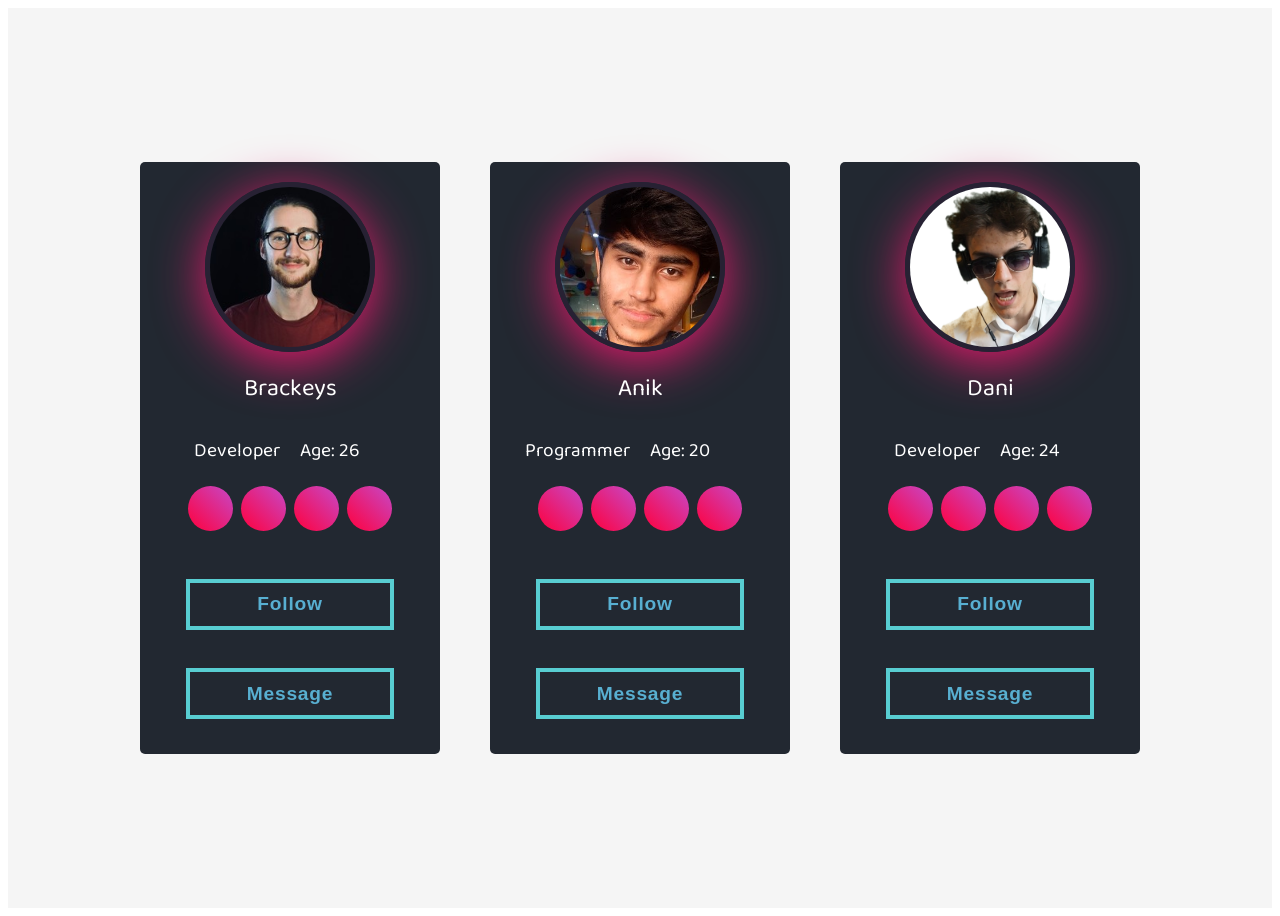
<file: others/lab_codes/cse3200/myWebsite/index.html>
<!DOCTYPE html>
<html>

<head>
    <meta name="viewport" content="width=device-width, initial-scale=1">
    <link rel="stylesheet" href="styles.css">
</head>

<body>

    <div class="container">
        <div class="card">
          <img src="images/brackeys.jpg" alt="Person" class="card__image">
          <p class="card__name">Brackeys</p>
          <div class="grid-container">
      
            <div class="grid-child-posts">
                Developer
            </div>
      
            <div class="grid-child-followers">
              Age: 26
            </div>
      
          </div>
          <ul class="social-icons">
            <li><a href="#"><i class="fa fa-instagram"></i></a></li>
            <li><a href="#"><i class="fa fa-twitter"></i></a></li>
            <li><a href="#"><i class="fa fa-linkedin"></i></a></li>
            <li><a href="#"><i class="fa fa-codepen"></i></a></li>
          </ul>
          <button class="btn draw-border">Follow</button>
          <button class="btn draw-border">Message</button>
      
        </div>
        <div class="card">
          <img src="images/me.jpg" alt="Person" class="card__image">
          <p class="card__name">Anik</p>
          <div class="grid-container">
      
            <div class="grid-child-posts">
              Programmer
            </div>
      
            <div class="grid-child-followers">
              Age: 20
            </div>
      
          </div>
          <ul class="social-icons">
            <li><a href="#"><i class="fa fa-instagram"></i></a></li>
            <li><a href="#"><i class="fa fa-twitter"></i></a></li>
            <li><a href="#"><i class="fa fa-linkedin"></i></a></li>
            <li><a href="#"><i class="fa fa-codepen"></i></a></li>
          </ul>
          <button class="btn draw-border">Follow</button>
          <button class="btn draw-border">Message</button>
        </div>
        <div class="card">
          <img src="images/dani.png" alt="Person" class="card__image">
          <p class="card__name">Dani</p>
          <div class="grid-container">
      
            <div class="grid-child-posts">
               Developer
            </div>
      
            <div class="grid-child-followers">
              Age: 24
            </div>
      
          </div>
          <ul class="social-icons">
            <li><a href="#"><i class="fa fa-instagram"></i></a></li>
            <li><a href="#"><i class="fa fa-twitter"></i></a></li>
            <li><a href="#"><i class="fa fa-linkedin"></i></a></li>
            <li><a href="#"><i class="fa fa-codepen"></i></a></li>
          </ul>
          <button class="btn draw-border">Follow</button>
          <button class="btn draw-border">Message</button>
        </div>
      </div>
      

</body>

</html>
</file>
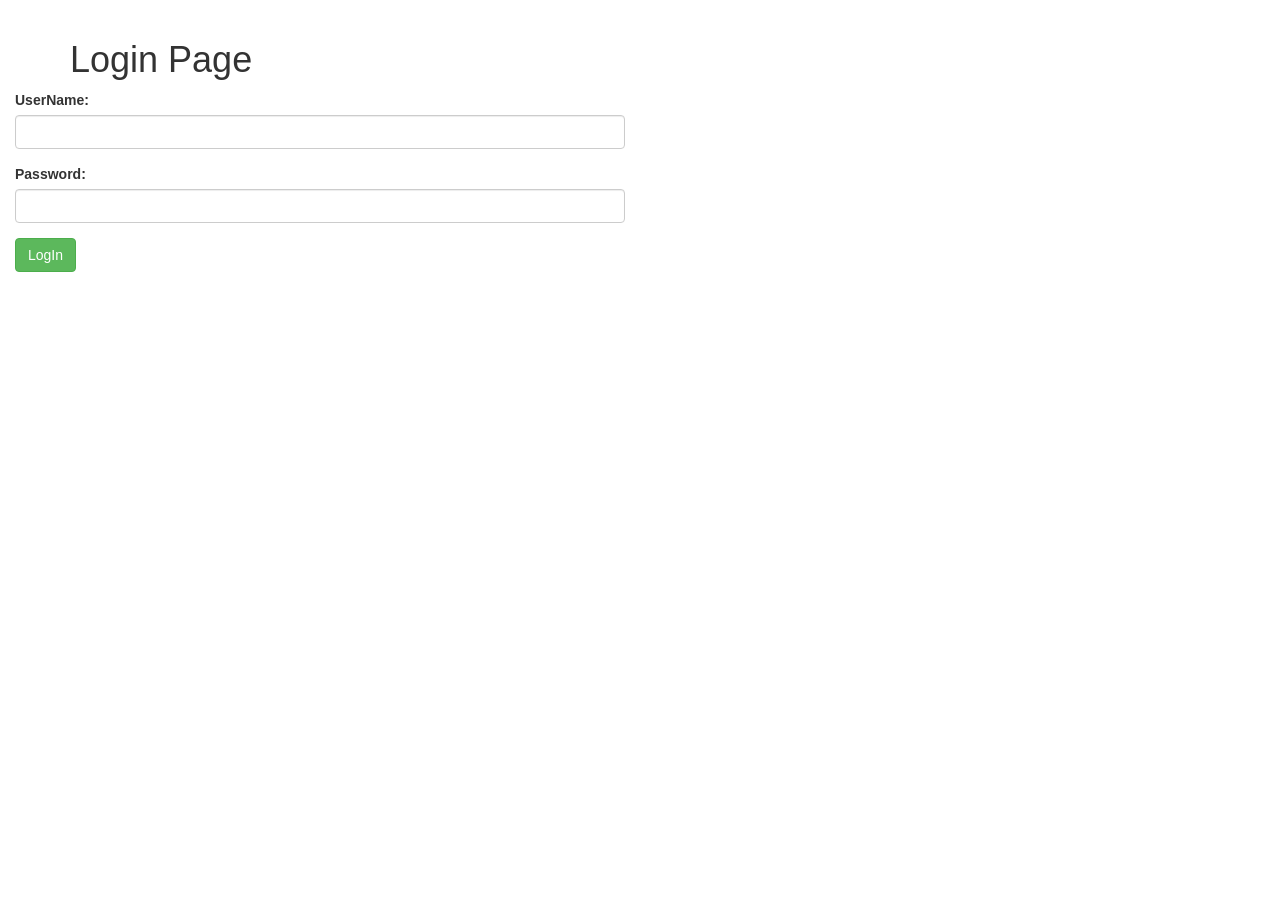
<file: others/lab_codes/cse3200/form validation using js/login.html>
<!DOCTYPE html>
<html>
<head>
	<title></title>
	<link rel="stylesheet" type="text/css" href="css/bootstrap.css" />

</head>
<body>

	<div class="container"><br>

		<h1>Login Page</h1></div>
		
		<div class="col-lg-6 m-auto d-block">
			
			<form action="login.html" class="bg-light">


				<div class="form-group">
					<label class="font-weight-bold"> UserName: </label>
					<input type="text" name="username" class="form-control" id="username">
					<span id="war_username" class="text-danger font-weight-bold"> </span>
				</div>


				<div class="form-group">
					<label class="font-weight-bold"> Password: </label>
					<input type="text" name="pass" class="form-control" id="pass">
					<span id="war_password" class="text-danger font-weight-bold"> </span>
				</div>
				
				<input type="submit" name="submit" value="LogIn" class="btn btn-success">


			</form><br><br>


		</div>



</body>
</html>
</file>
<file: others/lab_codes/cse3200/myWebsite/styles.css>
@import url("https://fonts.googleapis.com/css2?family=Baloo+Paaji+2:wght@400;500&display=swap");


.container {
  display: grid;
  grid-template-columns: 300px 300px 300px;
  grid-gap: 50px;
  justify-content: center;
  align-items: center;
  height: 100vh;
  background-color: #f5f5f5;
  font-family: 'Baloo Paaji 2', cursive;
}

.card {
  background-color: #222831;
  height: 37rem;
  border-radius: 5px;
  display: flex;
  flex-direction: column;
  align-items: center;
  box-shadow: rgba(0, 0, 0, 0.7);
  color: white;
}

.card__name {
  margin-top: 15px;
  font-size: 1.5em;
}

.card__image {
  height: 160px;
  width: 160px;
  border-radius: 50%;
  border: 5px solid #272133;
  margin-top: 20px;
  box-shadow: 0 10px 50px rgba(235, 25, 110, 1);
}


.draw-border {
  box-shadow: inset 0 0 0 4px #58cdd1;
  color: #58afd1;
  -webkit-transition: color 0.25s 0.0833333333s;
  transition: color 0.25s 0.0833333333s;
  position: relative;
}

.draw-border::before,
.draw-border::after {
  border: 0 solid transparent;
  box-sizing: border-box;
  content: '';
  pointer-events: none;
  position: absolute;
  width: 0rem;
  height: 0;
  bottom: 0;
  right: 0;
}

.draw-border::before {
  border-bottom-width: 4px;
  border-left-width: 4px;
}

.draw-border::after {
  border-top-width: 4px;
  border-right-width: 4px;
}

.draw-border:hover {
  color: #ffe593;
}

.draw-border:hover::before,
.draw-border:hover::after {
  border-color: #eb196e;
  -webkit-transition: border-color 0s, width 0.25s, height 0.25s;
  transition: border-color 0s, width 0.25s, height 0.25s;
  width: 100%;
  height: 100%;
}

.draw-border:hover::before {
  -webkit-transition-delay: 0s, 0s, 0.25s;
  transition-delay: 0s, 0s, 0.25s;
}

.draw-border:hover::after {
  -webkit-transition-delay: 0s, 0.25s, 0s;
  transition-delay: 0s, 0.25s, 0s;
}

.btn {
  background: none;
  border: none;
  cursor: pointer;
  line-height: 1.5;
  font: 700 1.2rem 'Roboto Slab', sans-serif;
  padding: 0.75em 2em;
  letter-spacing: 0.05rem;
  margin: 1em;
  width: 13rem;
}

.btn:focus {
  outline: 2px dotted #55d7dc;
}


.social-icons {
  padding: 0;
  list-style: none;
  margin: 1em;
}

.social-icons li {
  display: inline-block;
  margin: 0.15em;
  position: relative;
  font-size: 1em;
}

.social-icons i {
  color: #fff;
  position: absolute;
  top: 0.95em;
  left: 0.96em;
  transition: all 265ms ease-out;
}

.social-icons a {
  display: inline-block;
}

.social-icons a:before {
  transform: scale(1);
  -ms-transform: scale(1);
  -webkit-transform: scale(1);
  content: " ";
  width: 45px;
  height: 45px;
  border-radius: 100%;
  display: block;
  background: linear-gradient(45deg, #ff003c, #c648c8);
  transition: all 265ms ease-out;
}

.social-icons a:hover:before {
  transform: scale(0);
  transition: all 265ms ease-in;
}

.social-icons a:hover i {
  transform: scale(2.2);
  -ms-transform: scale(2.2);
  -webkit-transform: scale(2.2);
  color: #ff003c;
  background: -webkit-linear-gradient(45deg, #ff003c, #c648c8);
  -webkit-background-clip: text;
  -webkit-text-fill-color: transparent;
  transition: all 265ms ease-in;
}

.grid-container {
  display: grid;
  grid-template-columns: 1fr 1fr;
  grid-gap: 20px;
  font-size: 1.2em;
}
</file>
